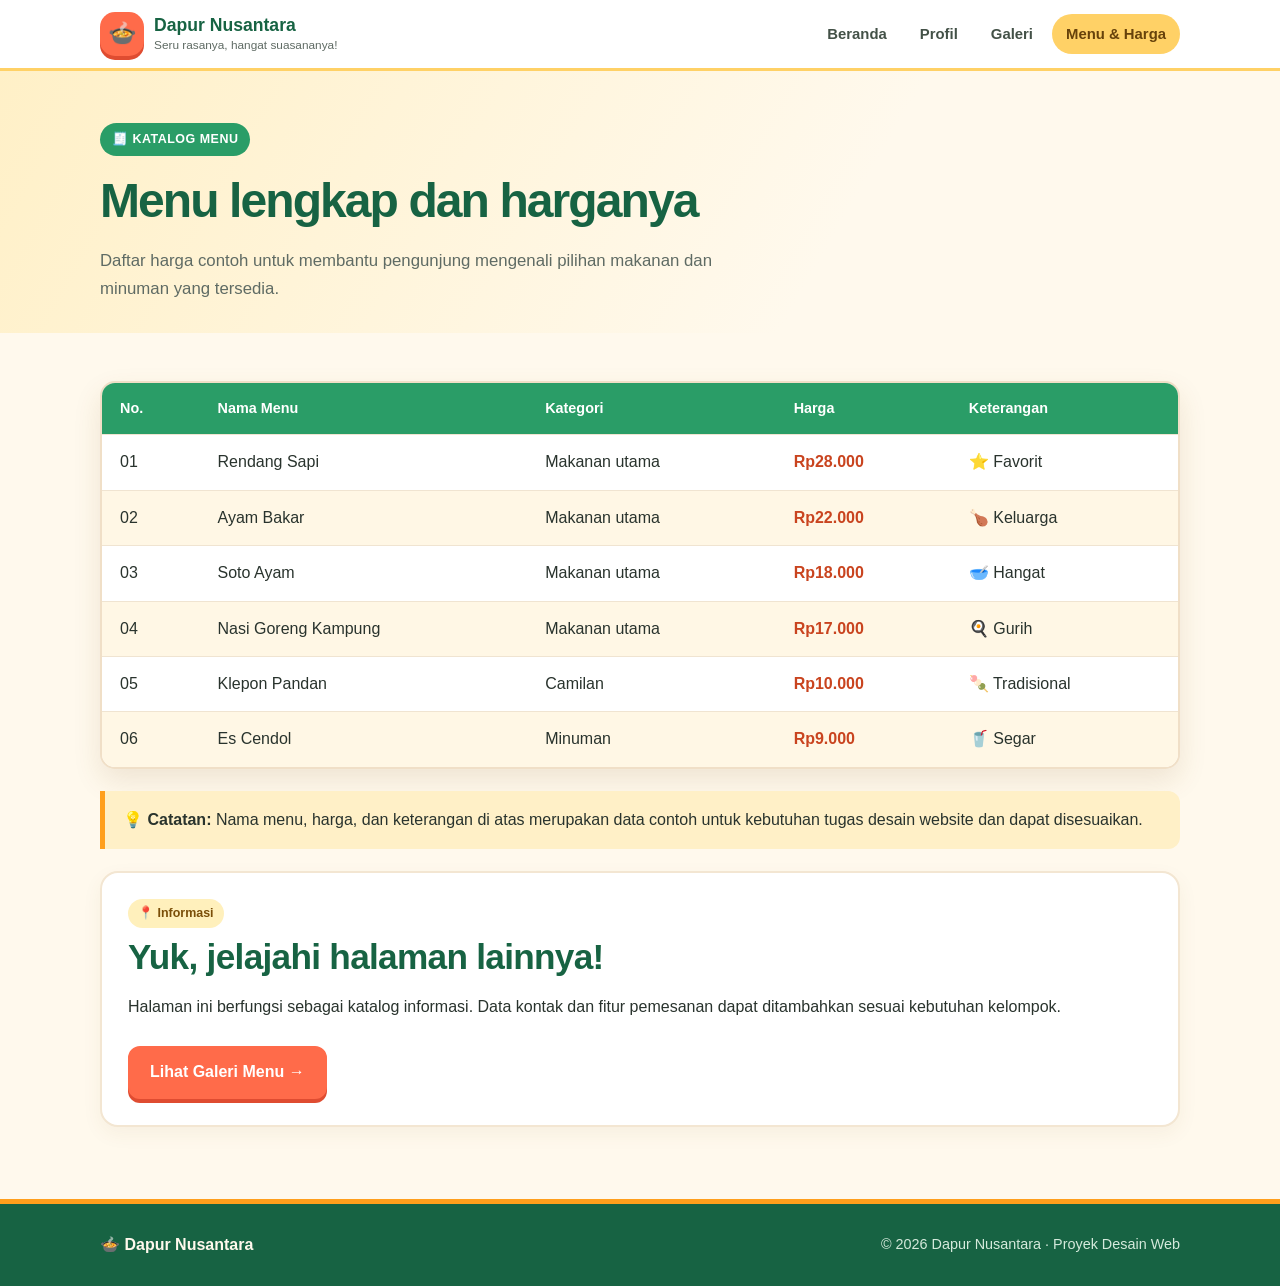
<file: data.html>
<!DOCTYPE html>
<html lang="id">
<head>
  <meta charset="UTF-8">
  <meta name="viewport" content="width=device-width, initial-scale=1.0">
  <meta name="description" content="Daftar menu dan harga Dapur Nusantara.">
  <title>Menu &amp; Harga | Dapur Nusantara</title>
  <link rel="stylesheet" href="style.css">
</head>
<body>
  <a class="skip-link" href="#konten">Lewati ke konten</a>

  <header class="site-header">
    <div class="container header-inner">
      <a class="brand" href="index.html">
        <span class="brand-mark" aria-hidden="true">🍲</span>
        <span class="brand-name">Dapur Nusantara<span class="brand-tag">Seru rasanya, hangat suasananya!</span></span>
      </a>
      <nav class="nav" aria-label="Navigasi utama">
        <a href="index.html">Beranda</a>
        <a href="profil.html">Profil</a>
        <a href="galeri.html">Galeri</a>
        <a href="data.html" aria-current="page">Menu &amp; Harga</a>
      </nav>
    </div>
  </header>

  <main id="konten">
    <section class="page-intro">
      <div class="container">
        <span class="eyebrow">🧾 Katalog menu</span>
        <h1>Menu lengkap dan harganya</h1>
        <p>Daftar harga contoh untuk membantu pengunjung mengenali pilihan makanan dan minuman yang tersedia.</p>
      </div>
    </section>

    <section class="section">
      <div class="container content-stack">
        <div class="table-wrap">
          <table>
            <caption class="skip-link">Daftar menu dan harga Dapur Nusantara</caption>
            <thead>
              <tr>
                <th scope="col">No.</th>
                <th scope="col">Nama Menu</th>
                <th scope="col">Kategori</th>
                <th scope="col">Harga</th>
                <th scope="col">Keterangan</th>
              </tr>
            </thead>
            <tbody>
              <tr><td>01</td><td>Rendang Sapi</td><td>Makanan utama</td><td>Rp28.000</td><td>⭐ Favorit</td></tr>
              <tr><td>02</td><td>Ayam Bakar</td><td>Makanan utama</td><td>Rp22.000</td><td>🍗 Keluarga</td></tr>
              <tr><td>03</td><td>Soto Ayam</td><td>Makanan utama</td><td>Rp18.000</td><td>🥣 Hangat</td></tr>
              <tr><td>04</td><td>Nasi Goreng Kampung</td><td>Makanan utama</td><td>Rp17.000</td><td>🍳 Gurih</td></tr>
              <tr><td>05</td><td>Klepon Pandan</td><td>Camilan</td><td>Rp10.000</td><td>🍡 Tradisional</td></tr>
              <tr><td>06</td><td>Es Cendol</td><td>Minuman</td><td>Rp9.000</td><td>🥤 Segar</td></tr>
            </tbody>
          </table>
        </div>

        <div class="note">
          <strong>💡 Catatan:</strong> Nama menu, harga, dan keterangan di atas merupakan data contoh untuk kebutuhan tugas desain website dan dapat disesuaikan.
        </div>

        <article class="info-panel">
          <span class="pill">📍 Informasi</span>
          <h2>Yuk, jelajahi halaman lainnya!</h2>
          <p>Halaman ini berfungsi sebagai katalog informasi. Data kontak dan fitur pemesanan dapat ditambahkan sesuai kebutuhan kelompok.</p>
          <a class="button" href="galeri.html">Lihat Galeri Menu →</a>
        </article>
      </div>
    </section>
  </main>

  <footer class="site-footer">
    <div class="container footer-inner">
      <strong>🍲 Dapur Nusantara</strong>
      <p>© 2026 Dapur Nusantara · Proyek Desain Web</p>
    </div>
  </footer>
</body>
</html>
</file>
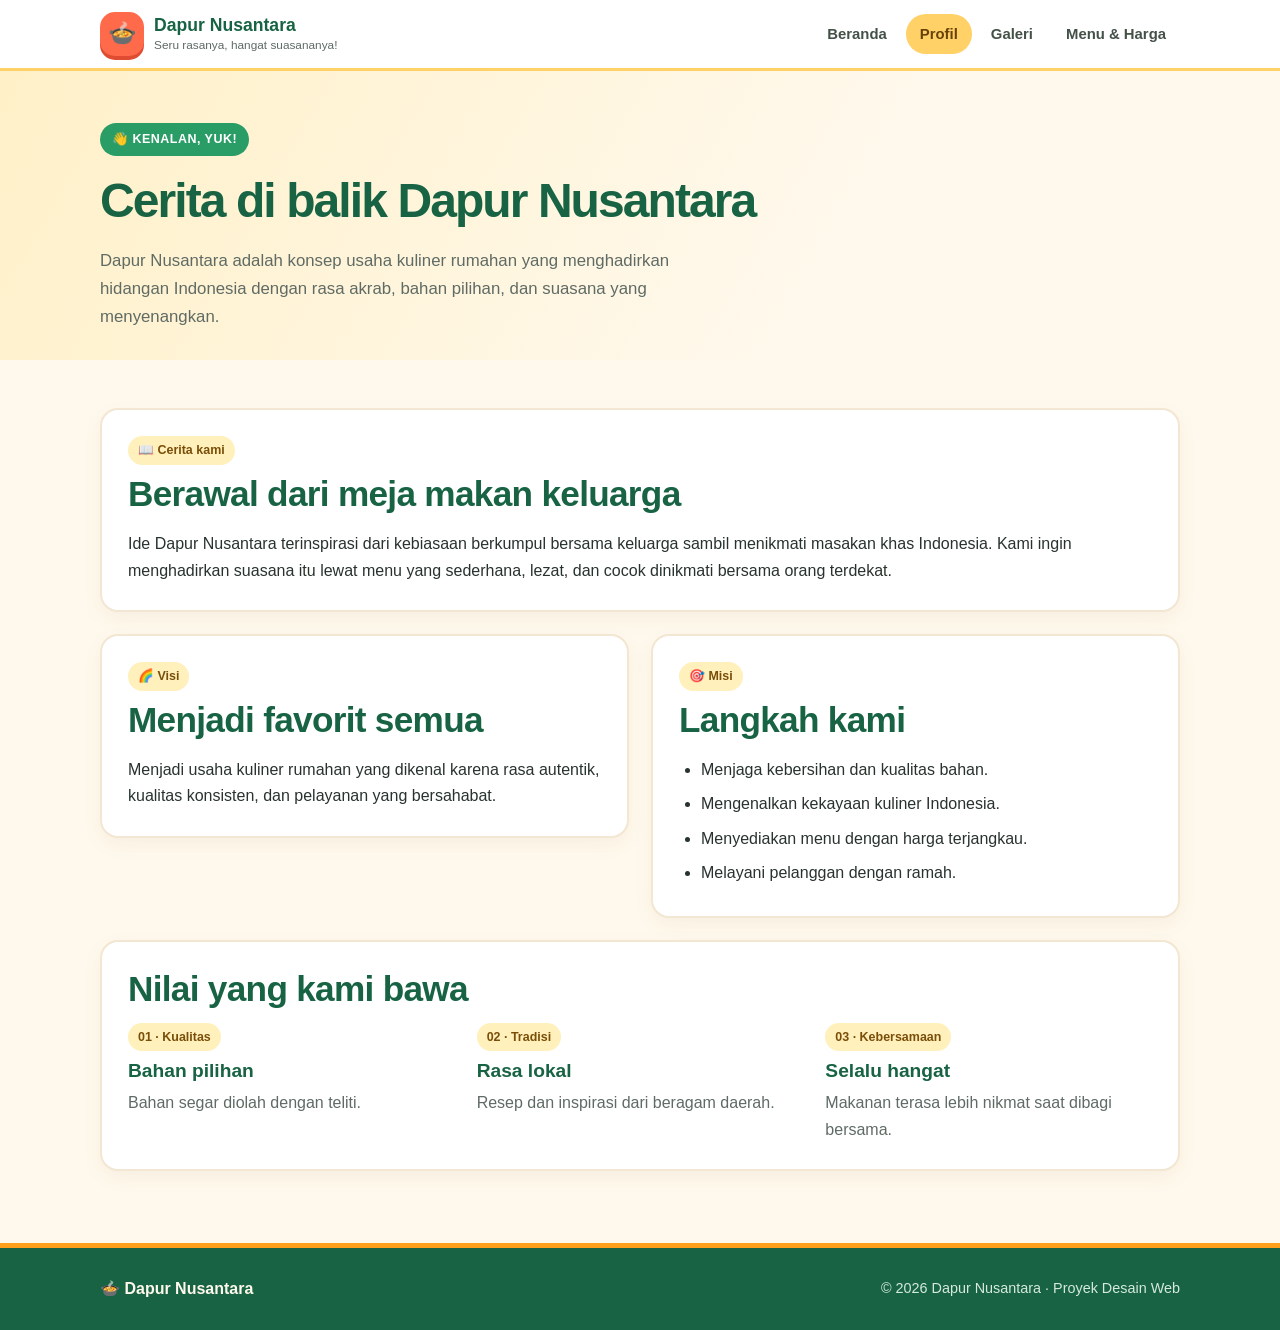
<file: profil.html>
<!DOCTYPE html>
<html lang="id">
<head>
  <meta charset="UTF-8">
  <meta name="viewport" content="width=device-width, initial-scale=1.0">
  <meta name="description" content="Profil, visi, misi, dan nilai Dapur Nusantara.">
  <title>Profil | Dapur Nusantara</title>
  <link rel="stylesheet" href="style.css">
</head>
<body>
  <a class="skip-link" href="#konten">Lewati ke konten</a>

  <header class="site-header">
    <div class="container header-inner">
      <a class="brand" href="index.html">
        <span class="brand-mark" aria-hidden="true">🍲</span>
        <span class="brand-name">Dapur Nusantara<span class="brand-tag">Seru rasanya, hangat suasananya!</span></span>
      </a>
      <nav class="nav" aria-label="Navigasi utama">
        <a href="index.html">Beranda</a>
        <a href="profil.html" aria-current="page">Profil</a>
        <a href="galeri.html">Galeri</a>
        <a href="data.html">Menu &amp; Harga</a>
      </nav>
    </div>
  </header>

  <main id="konten">
    <section class="page-intro">
      <div class="container">
        <span class="eyebrow">👋 Kenalan, yuk!</span>
        <h1>Cerita di balik Dapur Nusantara</h1>
        <p>Dapur Nusantara adalah konsep usaha kuliner rumahan yang menghadirkan hidangan Indonesia dengan rasa akrab, bahan pilihan, dan suasana yang menyenangkan.</p>
      </div>
    </section>

    <section class="section">
      <div class="container content-stack">
        <article class="info-panel">
          <span class="pill">📖 Cerita kami</span>
          <h2>Berawal dari meja makan keluarga</h2>
          <p>Ide Dapur Nusantara terinspirasi dari kebiasaan berkumpul bersama keluarga sambil menikmati masakan khas Indonesia. Kami ingin menghadirkan suasana itu lewat menu yang sederhana, lezat, dan cocok dinikmati bersama orang terdekat.</p>
        </article>

        <div class="two-col">
          <article class="info-panel">
            <span class="pill">🌈 Visi</span>
            <h2>Menjadi favorit semua</h2>
            <p>Menjadi usaha kuliner rumahan yang dikenal karena rasa autentik, kualitas konsisten, dan pelayanan yang bersahabat.</p>
          </article>
          <article class="info-panel">
            <span class="pill">🎯 Misi</span>
            <h2>Langkah kami</h2>
            <ul class="check-list">
              <li>Menjaga kebersihan dan kualitas bahan.</li>
              <li>Mengenalkan kekayaan kuliner Indonesia.</li>
              <li>Menyediakan menu dengan harga terjangkau.</li>
              <li>Melayani pelanggan dengan ramah.</li>
            </ul>
          </article>
        </div>

        <article class="info-panel">
          <h2>Nilai yang kami bawa</h2>
          <div class="value-grid">
            <div>
              <span class="pill">01 · Kualitas</span>
              <h3>Bahan pilihan</h3>
              <p>Bahan segar diolah dengan teliti.</p>
            </div>
            <div>
              <span class="pill">02 · Tradisi</span>
              <h3>Rasa lokal</h3>
              <p>Resep dan inspirasi dari beragam daerah.</p>
            </div>
            <div>
              <span class="pill">03 · Kebersamaan</span>
              <h3>Selalu hangat</h3>
              <p>Makanan terasa lebih nikmat saat dibagi bersama.</p>
            </div>
          </div>
        </article>
      </div>
    </section>
  </main>

  <footer class="site-footer">
    <div class="container footer-inner">
      <strong>🍲 Dapur Nusantara</strong>
      <p>© 2026 Dapur Nusantara · Proyek Desain Web</p>
    </div>
  </footer>
</body>
</html>
</file>
<file: style.css>
/* ==========================================================
   Dapur Nusantara — tema ceria dan berwarna
   Daftar isi:
   1. Variabel & reset     5. Kartu menu
   2. Tata letak dasar     6. Tabel & catatan
   3. Header & navigasi    7. Panel info
   4. Hero & statistik     8. Footer & responsif
   ========================================================== */

/* 1. Variabel & reset ------------------------------------ */
:root {
  --coral: #ff6b4a;
  --coral-dark: #df4c31;
  --orange: #ff9f1c;
  --yellow: #ffd166;
  --green: #2a9d67;
  --green-dark: #176343;
  --cream: #fff9ed;
  --ink: #29332d;
  --muted: #5f6b64;
  --white: #ffffff;
  --line: #f0e4d1;
  --shadow: 0 12px 28px rgba(123, 81, 28, .12);
  --radius: 18px;
}

* { box-sizing: border-box; }
html { scroll-behavior: smooth; }

body {
  margin: 0;
  color: var(--ink);
  background: var(--cream);
  font-family: "Trebuchet MS", Arial, sans-serif;
  line-height: 1.65;
}

img { display: block; max-width: 100%; }
a { color: inherit; }
h1, h2, h3 { margin-top: 0; line-height: 1.2; color: var(--green-dark); }
h1 { font-size: clamp(2.2rem, 5vw, 3.8rem); letter-spacing: -.04em; margin-bottom: 18px; }
h2 { font-size: clamp(1.6rem, 3vw, 2.2rem); letter-spacing: -.02em; margin-bottom: 12px; }
h3 { font-size: 1.2rem; margin-bottom: 8px; }

:focus-visible { outline: 3px solid var(--orange); outline-offset: 3px; }

/* 2. Tata letak dasar ------------------------------------ */
.container { width: min(1080px, calc(100% - 36px)); margin: 0 auto; }
.section { padding: 48px 0; }
.section-white { background: var(--white); border-block: 1px solid var(--line); }
.content-stack { display: grid; gap: 22px; }
.two-col { display: grid; grid-template-columns: repeat(2, 1fr); gap: 22px; align-items: start; }
.lead { font-size: 1.08rem; color: var(--muted); max-width: 66ch; }

.section-heading {
  display: flex; justify-content: space-between; align-items: end;
  gap: 20px; margin-bottom: 26px;
}
.section-heading h2 { margin-bottom: 0; }
.section-heading p { margin: 0; color: var(--muted); max-width: 48ch; }

.skip-link { position: absolute; left: -9999px; }
.skip-link:focus { left: 16px; top: 16px; z-index: 20; padding: 10px 14px; background: var(--white); border-radius: 8px; }

.eyebrow {
  display: inline-block; padding: 6px 12px; border-radius: 999px;
  background: var(--green); color: #fff;
  font-size: .78rem; font-weight: 900; letter-spacing: .04em; text-transform: uppercase;
}
.pill {
  display: inline-block; padding: 4px 10px; margin-bottom: 8px; border-radius: 999px;
  background: #fff0bc; color: #7a4e08; font-size: .78rem; font-weight: 900;
}

.button {
  display: inline-flex; align-items: center; justify-content: center;
  margin: 10px 10px 0 0; padding: 11px 20px;
  background: var(--coral); color: #fff; text-decoration: none; font-weight: 900;
  border: 2px solid var(--coral); border-radius: 12px; box-shadow: 0 4px 0 var(--coral-dark);
  transition: transform .2s ease, background .2s ease;
}
.button:hover { transform: translateY(-2px); background: #ed5435; }
.button.secondary { background: var(--white); color: var(--green-dark); border-color: var(--green); box-shadow: 0 4px 0 #1c8154; }
.button.secondary:hover { background: #e8fff2; }

/* 3. Header & navigasi ----------------------------------- */
.site-header { position: sticky; top: 0; z-index: 10; background: var(--white); border-bottom: 3px solid var(--yellow); }
.header-inner { display: flex; flex-wrap: wrap; align-items: center; justify-content: space-between; gap: 14px; padding: 12px 0; }

.brand { display: flex; align-items: center; gap: 10px; text-decoration: none; }
.brand-mark {
  display: grid; place-items: center; width: 44px; height: 44px;
  background: var(--coral); border-radius: 15px; box-shadow: 0 4px 0 var(--coral-dark); font-size: 23px;
}
.brand-name { font-size: 1.1rem; font-weight: 900; line-height: 1.2; color: var(--green-dark); }
.brand-tag { display: block; margin-top: 2px; font-size: .74rem; font-weight: 500; color: var(--muted); }

.nav { display: flex; flex-wrap: wrap; gap: 5px; }
.nav a {
  padding: 8px 14px; border-radius: 999px; text-decoration: none;
  color: #435147; font-size: .93rem; font-weight: 800; transition: background .2s ease;
}
.nav a:hover, .nav a[aria-current="page"] { background: var(--yellow); color: #67420b; }

/* 4. Hero & statistik ------------------------------------ */
.hero {
  padding: 56px 0 48px;
  background:
    radial-gradient(circle at 94% 8%, #ffe4a3 0 7%, transparent 7.5%),
    radial-gradient(circle at 3% 90%, #ffd5d7 0 6%, transparent 6.5%),
    var(--cream);
}
.hero-grid { display: grid; grid-template-columns: 1.1fr .9fr; gap: 36px; align-items: center; }
.hero-image { overflow: hidden; background: #ffe1a6; border: 6px solid var(--white); border-radius: 26px; box-shadow: var(--shadow); }
.hero-image img { width: 100%; height: 360px; object-fit: cover; }

.stats { display: grid; grid-template-columns: repeat(3, 1fr); gap: 12px; margin-top: 30px; }
.stat { padding: 16px 18px; background: #e0f7e9; border-left: 5px solid var(--green); border-radius: 14px; }
.stat:nth-child(2) { background: #fff0c7; border-left-color: var(--orange); }
.stat:nth-child(3) { background: #ffe2e2; border-left-color: var(--coral); }
.stat strong { display: block; font-size: 1.6rem; color: var(--green-dark); }
.stat span { font-size: .88rem; color: var(--muted); }

.page-intro { padding: 52px 0 30px; background: linear-gradient(120deg, #fff0c7, var(--cream) 65%); }
.page-intro h1 { font-size: clamp(2rem, 4vw, 3rem); margin-top: 16px; }
.page-intro p { max-width: 68ch; margin: 0; color: var(--muted); font-size: 1.05rem; }

/* 5. Kartu menu ------------------------------------------ */
.cards { display: grid; grid-template-columns: repeat(auto-fill, minmax(280px, 1fr)); gap: 22px; }
.card {
  overflow: hidden; background: var(--white); border: 2px solid #f4e6cf;
  border-radius: var(--radius); box-shadow: var(--shadow);
  transition: transform .2s ease, box-shadow .2s ease;
}
.card:hover { transform: translateY(-4px); box-shadow: 0 16px 32px rgba(123, 81, 28, .18); }
.card img { width: 100%; aspect-ratio: 3 / 2; object-fit: cover; background: #ffe9bb; }
.card-content { padding: 18px 20px 20px; }
.card-content p { margin: 0 0 12px; color: var(--muted); }
.price { font-size: 1.08rem; font-weight: 900; color: #c9441f; }

/* 6. Tabel & catatan ------------------------------------- */
.table-wrap { overflow-x: auto; background: var(--white); border: 2px solid #f0dfc7; border-radius: 15px; box-shadow: var(--shadow); }
table { width: 100%; min-width: 580px; border-collapse: collapse; }
th, td { padding: 14px 18px; text-align: left; border-bottom: 1px solid var(--line); }
th { background: var(--green); color: #fff; font-size: .9rem; }
tbody tr:nth-child(even) { background: #fff7e5; }
tbody tr:hover { background: #e5faed; }
tbody tr:last-child td { border-bottom: 0; }
td:nth-child(4) { font-weight: 900; color: #c9441f; white-space: nowrap; }

.note { padding: 16px 18px; background: #fff0c7; border-left: 5px solid var(--orange); border-radius: 0 12px 12px 0; }

/* 7. Panel info ------------------------------------------ */
.info-panel { padding: 26px; background: var(--white); border: 2px solid #f3e6d2; border-radius: var(--radius); box-shadow: 0 7px 20px rgba(123, 81, 28, .06); }
.info-panel > :last-child { margin-bottom: 0; }
.check-list { margin: 0; padding-left: 22px; }
.check-list li { padding: 4px 0; }
.value-grid { display: grid; grid-template-columns: repeat(3, 1fr); gap: 22px; }
.value-grid p { margin: 0; color: var(--muted); }

/* 8. Footer & responsif ---------------------------------- */
.site-footer { margin-top: 24px; padding: 28px 0; background: var(--green-dark); border-top: 5px solid var(--orange); color: var(--cream); }
.footer-inner { display: flex; flex-wrap: wrap; justify-content: space-between; align-items: center; gap: 12px; }
.site-footer p { margin: 0; font-size: .9rem; color: #d5eadc; }

@media (max-width: 860px) {
  .hero-grid, .two-col, .value-grid { grid-template-columns: 1fr; }
  .stats { grid-template-columns: 1fr; }
  .hero-image img { height: 260px; }
}
@media (max-width: 640px) {
  .header-inner { justify-content: center; }
  .brand { margin-right: auto; }
  .nav { width: 100%; gap: 3px; }
  .nav a { padding: 8px 10px; font-size: .88rem; }
  .section { padding: 36px 0; }
  .hero { padding-top: 34px; }
  .section-heading { display: block; }
  .section-heading p { margin-top: 8px; }
  .page-intro { padding-top: 34px; }
}
@media (prefers-reduced-motion: reduce) {
  html { scroll-behavior: auto; }
  *, *::before, *::after { transition: none !important; }
}
</file>
